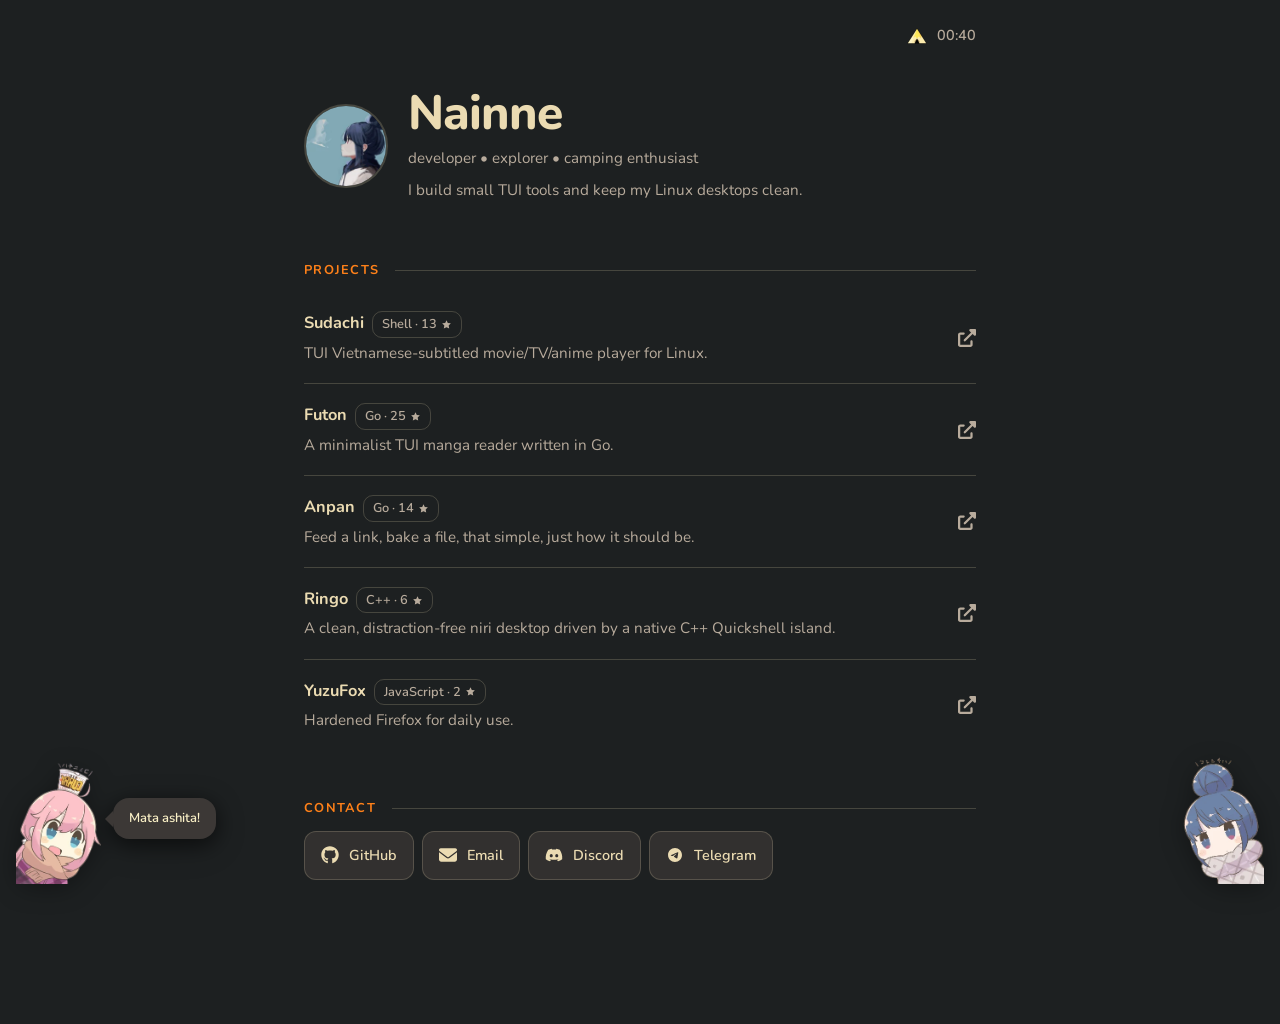
<file: index.html>
<!DOCTYPE html>
<html lang="en">
<head>
    <meta charset="utf-8">
    <meta name="viewport" content="width=device-width, initial-scale=1.0">
    <title>Nainne - developer • explorer • camping enthusiast</title>
    <meta name="description" content="Nainne - developer, explorer, and camping enthusiast. Projects, tools, and a cozy Yuru Camp-inspired corner of the web.">
    <meta property="og:title" content="Nainne - developer • explorer • camping enthusiast">
    <meta property="og:description" content="Nainne - developer, explorer, and camping enthusiast. Projects, tools, and a cozy Yuru Camp-inspired corner of the web.">
    <meta property="og:type" content="website">
    <meta property="og:url" content="https://nainne.living-the.life/">
    <meta property="og:image" content="https://nainne.living-the.life/assets/img/og-image.jpg">
    <meta property="og:image:width" content="1200">
    <meta property="og:image:height" content="630">
    <meta property="og:image:alt" content="Trees on the shore of a lake, reflected in the water.">
    <meta name="twitter:card" content="summary_large_image">
    <meta name="twitter:title" content="Nainne - developer • explorer • camping enthusiast">
    <meta name="twitter:description" content="Nainne - developer, explorer, and camping enthusiast. Projects, tools, and a cozy Yuru Camp-inspired corner of the web.">
    <link rel="canonical" href="https://nainne.living-the.life/">
    <meta name="theme-color" content="#1d2021">
    <link rel="icon" type="image/png" href="assets/img/logo.png">
    <link rel="preload" href="assets/fonts/nunito-latin.woff2" as="font" type="font/woff2" crossorigin>
    <link rel="stylesheet" href="assets/css/styles.css">
    <script src="assets/js/app.js" defer></script>
    <script type="application/ld+json">
        {
            "@context": "https://schema.org",
            "@type": "Person",
            "name": "Nainne",
            "url": "https://nainne.living-the.life/",
            "image": "https://nainne.living-the.life/assets/img/avatar.png",
            "description": "Developer, explorer, and camping enthusiast. Builder of TUI tools and Linux desktops.",
            "jobTitle": "Developer",
            "sameAs": [
                "https://github.com/KabosuNeko",
                "https://t.me/NainneDesu"
            ]
        }
    </script>
</head>
<body>
    <svg class="icon-sprite" aria-hidden="true">
        <symbol id="icon-external" viewBox="0 0 512 512">
            <path d="M384 320c-17.67 0-32 14.33-32 32v96H64V160h96c17.67 0 32-14.32 32-32s-14.33-32-32-32L64 96c-35.35 0-64 28.65-64 64V448c0 35.34 28.65 64 64 64h288c35.35 0 64-28.66 64-64v-96C416 334.3 401.7 320 384 320zM488 0H352c-12.94 0-24.62 7.797-29.56 19.75c-4.969 11.97-2.219 25.72 6.938 34.88L370.8 96L169.4 297.4c-12.5 12.5-12.5 32.75 0 45.25C175.6 348.9 183.8 352 192 352s16.38-3.125 22.62-9.375L416 141.3l41.38 41.38c9.156 9.141 22.88 11.84 34.88 6.938C504.2 184.6 512 172.9 512 160V24C512 10.74 501.3 0 488 0z"/>
        </symbol>
        <symbol id="icon-github" viewBox="-8 0 512 512">
            <path d="M165.9 397.4c0 2-2.3 3.6-5.2 3.6-3.3.3-5.6-1.3-5.6-3.6 0-2 2.3-3.6 5.2-3.6 3-.3 5.6 1.3 5.6 3.6zm-31.1-4.5c-.7 2 1.3 4.3 4.3 4.9 2.6 1 5.6 0 6.2-2s-1.3-4.3-4.3-5.2c-2.6-.7-5.5.3-6.2 2.3zm44.2-1.7c-2.9.7-4.9 2.6-4.6 4.9.3 2 2.9 3.3 5.9 2.6 2.9-.7 4.9-2.6 4.6-4.6-.3-1.9-3-3.2-5.9-2.9zM244.8 8C106.1 8 0 113.3 0 252c0 110.9 69.8 205.8 169.5 239.2 12.8 2.3 17.3-5.6 17.3-12.1 0-6.2-.3-40.4-.3-61.4 0 0-70 15-84.7-29.8 0 0-11.4-29.1-27.8-36.6 0 0-22.9-15.7 1.6-15.4 0 0 24.9 2 38.6 25.8 21.9 38.6 58.6 27.5 72.9 20.9 2.3-16 8.8-27.1 16-33.7-55.9-6.2-112.3-14.3-112.3-110.5 0-27.5 7.6-41.3 23.6-58.9-2.6-6.5-11.1-33.3 2.6-67.9 20.9-6.5 69 27 69 27 20-5.6 41.5-8.5 62.8-8.5s42.8 2.9 62.8 8.5c0 0 48.1-33.6 69-27 13.7 34.7 5.2 61.4 2.6 67.9 16 17.7 25.8 31.5 25.8 58.9 0 96.5-58.9 104.2-114.8 110.5 9.2 7.9 17 22.9 17 46.4 0 33.7-.3 75.4-.3 83.6 0 6.5 4.6 14.4 17.3 12.1C428.2 457.8 496 362.9 496 252 496 113.3 383.5 8 244.8 8zM97.2 352.9c-1.3 1-1 3.3.7 5.2 1.6 1.6 3.9 2.3 5.2 1 1.3-1 1-3.3-.7-5.2-1.6-1.6-3.9-2.3-5.2-1zm-10.8-8.1c-.7 1.3.3 2.9 2.3 3.9 1.6 1 3.6.7 4.3-.7.7-1.3-.3-2.9-2.3-3.9-2-.6-3.6-.3-4.3.7zm32.4 35.6c-1.6 1.3-1 4.3 1.3 6.2 2.3 2.3 5.2 2.6 6.5 1 1.3-1.3.7-4.3-1.3-6.2-2.2-2.3-5.2-2.6-6.5-1zm-11.4-14.7c-1.6 1-1.6 3.6 0 5.9 1.6 2.3 4.3 3.3 5.6 2.3 1.6-1.3 1.6-3.9 0-6.2-1.4-2.3-4-3.3-5.6-2z"/>
        </symbol>
        <symbol id="icon-mail" viewBox="0 0 512 512">
            <path d="M464 64C490.5 64 512 85.49 512 112C512 127.1 504.9 141.3 492.8 150.4L275.2 313.6C263.8 322.1 248.2 322.1 236.8 313.6L19.2 150.4C7.113 141.3 0 127.1 0 112C0 85.49 21.49 64 48 64H464zM217.6 339.2C240.4 356.3 271.6 356.3 294.4 339.2L512 176V384C512 419.3 483.3 448 448 448H64C28.65 448 0 419.3 0 384V176L217.6 339.2z"/>
        </symbol>
        <symbol id="icon-discord" viewBox="0 -64 640 640">
            <path d="M524.531,69.836a1.5,1.5,0,0,0-.764-.7A485.065,485.065,0,0,0,404.081,32.03a1.816,1.816,0,0,0-1.923.91,337.461,337.461,0,0,0-14.9,30.6,447.848,447.848,0,0,0-134.426,0,309.541,309.541,0,0,0-15.135-30.6,1.89,1.89,0,0,0-1.924-.91A483.689,483.689,0,0,0,116.085,69.137a1.712,1.712,0,0,0-.788.676C39.068,183.651,18.186,294.69,28.43,404.354a2.016,2.016,0,0,0,.765,1.375A487.666,487.666,0,0,0,176.02,479.918a1.9,1.9,0,0,0,2.063-.676A348.2,348.2,0,0,0,208.12,430.4a1.86,1.86,0,0,0-1.019-2.588,321.173,321.173,0,0,1-45.868-21.853,1.885,1.885,0,0,1-.185-3.126c3.082-2.309,6.166-4.711,9.109-7.137a1.819,1.819,0,0,1,1.9-.256c96.229,43.917,200.41,43.917,295.5,0a1.812,1.812,0,0,1,1.924.233c2.944,2.426,6.027,4.851,9.132,7.16a1.884,1.884,0,0,1-.162,3.126,301.407,301.407,0,0,1-45.89,21.83,1.875,1.875,0,0,0-1,2.611,391.055,391.055,0,0,0,30.014,48.815,1.864,1.864,0,0,0,2.063.7A486.048,486.048,0,0,0,610.7,405.729a1.882,1.882,0,0,0,.765-1.352C623.729,277.594,590.933,167.465,524.531,69.836ZM222.491,337.58c-28.972,0-52.844-26.587-52.844-59.239S193.056,219.1,222.491,219.1c29.665,0,53.306,26.82,52.843,59.239C275.334,310.993,251.924,337.58,222.491,337.58Zm195.38,0c-28.971,0-52.843-26.587-52.843-59.239S388.437,219.1,417.871,219.1c29.667,0,53.307,26.82,52.844,59.239C470.715,310.993,447.538,337.58,417.871,337.58Z"/>
        </symbol>
        <symbol id="icon-star" viewBox="0 0 24 24">
            <path d="M12 2.5 14.85 8.6 21.5 9.5 16.75 14.2 17.9 20.9 12 17.8 6.1 20.9 7.25 14.2 2.5 9.5 9.15 8.6Z"/>
        </symbol>
        <symbol id="icon-telegram" viewBox="0 0 640 640">
            <path d="M320 72C183 72 72 183 72 320C72 457 183 568 320 568C457 568 568 457 568 320C568 183 457 72 320 72zM435 240.7C431.3 279.9 415.1 375.1 406.9 419C403.4 437.6 396.6 443.8 390 444.4C375.6 445.7 364.7 434.9 350.7 425.7C328.9 411.4 316.5 402.5 295.4 388.5C270.9 372.4 286.8 363.5 300.7 349C304.4 345.2 367.8 287.5 369 282.3C369.2 281.6 369.3 279.2 367.8 277.9C366.3 276.6 364.2 277.1 362.7 277.4C360.5 277.9 325.6 300.9 258.1 346.5C248.2 353.3 239.2 356.6 231.2 356.4C222.3 356.2 205.3 351.4 192.6 347.3C177.1 342.3 164.7 339.6 165.8 331C166.4 326.5 172.5 322 184.2 317.3C256.5 285.8 304.7 265 328.8 255C397.7 226.4 412 221.4 421.3 221.2C423.4 221.2 427.9 221.7 430.9 224.1C432.9 225.8 434.1 228.2 434.4 230.8C434.9 234 435 237.3 434.8 240.6z"/>
        </symbol>
    </svg>

    <div class="wrap">
        <header class="page-header">
            <div class="clock-widget">
                <img src="assets/img/logo-40.webp" alt="" width="40" height="40">
                <span class="clock-time" id="clock">--:--</span>
                </div>
        </header>

        <main>
            <header class="intro">
                <img class="avatar" src="assets/img/avatar.webp" alt="Nainne's avatar" width="84" height="84">
                <div>
                    <h1 class="intro-name">Nainne</h1>
                    <p class="intro-tagline">developer • explorer • camping enthusiast</p>
                    <p class="intro-bio">I build small TUI tools and keep my Linux desktops clean.</p>
                </div>
            </header>

            <section class="panel" aria-labelledby="projects-title">
                <h2 class="panel-title" id="projects-title">Projects</h2>
                <ul class="list">
                    <li>
                        <a class="row" href="https://github.com/KabosuNeko/Sudachi" target="_blank" rel="noopener">
                            <span class="row-main">
                                <span class="row-head">
                                    <span class="row-name">Sudachi</span>
                                    <span class="tag" data-repo="Sudachi" data-lang="Shell">Shell · 13<svg role="img" aria-label="stars"><use href="#icon-star"></use></svg></span>
                                </span>
                                <span class="row-desc">TUI Vietnamese-subtitled movie/TV/anime player for Linux.</span>
                            </span>
                            <svg class="row-icon" aria-hidden="true"><use href="#icon-external"></use></svg>
                        </a>
                    </li>
                    <li>
                        <a class="row" href="https://github.com/KabosuNeko/Futon" target="_blank" rel="noopener">
                            <span class="row-main">
                                <span class="row-head">
                                    <span class="row-name">Futon</span>
                                    <span class="tag" data-repo="Futon" data-lang="Go">Go · 25<svg role="img" aria-label="stars"><use href="#icon-star"></use></svg></span>
                                </span>
                                <span class="row-desc">A minimalist TUI manga reader written in Go.</span>
                            </span>
                            <svg class="row-icon" aria-hidden="true"><use href="#icon-external"></use></svg>
                        </a>
                    </li>
                    <li>
                        <a class="row" href="https://github.com/KabosuNeko/anpan" target="_blank" rel="noopener">
                            <span class="row-main">
                                <span class="row-head">
                                    <span class="row-name">Anpan</span>
                                    <span class="tag" data-repo="Anpan" data-lang="Go">Go · 14<svg role="img" aria-label="stars"><use href="#icon-star"></use></svg></span>
                                </span>
                                <span class="row-desc">Feed a link, bake a file, that simple, just how it should be.</span>
                            </span>
                            <svg class="row-icon" aria-hidden="true"><use href="#icon-external"></use></svg>
                        </a>
                    </li>
                    <li>
                        <a class="row" href="https://github.com/KabosuNeko/Ringo" target="_blank" rel="noopener">
                            <span class="row-main">
                                <span class="row-head">
                                    <span class="row-name">Ringo</span>
                                    <span class="tag" data-repo="Ringo" data-lang="C++">C++ · 6<svg role="img" aria-label="stars"><use href="#icon-star"></use></svg></span>
                                </span>
                                <span class="row-desc">A clean, distraction-free niri desktop driven by a native C++ Quickshell island.</span>
                            </span>
                            <svg class="row-icon" aria-hidden="true"><use href="#icon-external"></use></svg>
                        </a>
                    </li>
                                        <li>
                        <a class="row" href="https://github.com/KabosuNeko/YuzuFox" target="_blank" rel="noopener">
                            <span class="row-main">
                                <span class="row-head">
                                    <span class="row-name">YuzuFox</span>
                                    <span class="tag" data-repo="YuzuFox" data-lang="JavaScript">JavaScript · 2<svg role="img" aria-label="stars"><use href="#icon-star"></use></svg></span>
                                </span>
                                <span class="row-desc">Hardened Firefox for daily use.</span>
                            </span>
                            <svg class="row-icon" aria-hidden="true"><use href="#icon-external"></use></svg>
                        </a>
                    </li>
                </ul>
            </section>

            <section class="panel" aria-labelledby="contact-title">
                <h2 class="panel-title" id="contact-title">Contact</h2>
                <ul class="chips">
                    <li>
                        <a class="chip" href="https://github.com/KabosuNeko" target="_blank" rel="noopener">
                            <svg aria-hidden="true"><use href="#icon-github"></use></svg>
                            GitHub
                        </a>
                    </li>
                    <li>
                        <a class="chip" href="mailto:KabosuNeko@proton.me" data-copy-email>
                            <svg aria-hidden="true"><use href="#icon-mail"></use></svg>
                            Email
                        </a>
                    </li>
                    <li>
                        <a class="chip" href="https://discord.com/users/nou07007" target="_blank" rel="noopener">
                            <svg aria-hidden="true"><use href="#icon-discord"></use></svg>
                            Discord
                        </a>
                    </li>
                    <li>
                        <a class="chip" href="https://t.me/NainneDesu" target="_blank" rel="noopener">
                            <svg aria-hidden="true"><use href="#icon-telegram"></use></svg>
                            Telegram
                        </a>
                    </li>
                </ul>
            </section>
        </main>
    </div>

    <div id="copyToast" class="copy-toast" role="status"></div>

    <a class="corner-character nadeshiko" href="camp/" aria-label="Camp check" data-tooltip="Camp check">
        <img src="assets/img/nadeshiko.webp" alt="">
        <span class="nade-bubble" id="nadeBubble" role="status"></span>
    </a>
    <a class="corner-character rin" href="gallery/" aria-label="Photo gallery" data-tooltip="Open gallery">
        <img src="assets/img/rin.webp" alt="">
    </a>
</body>
</html>
</file>
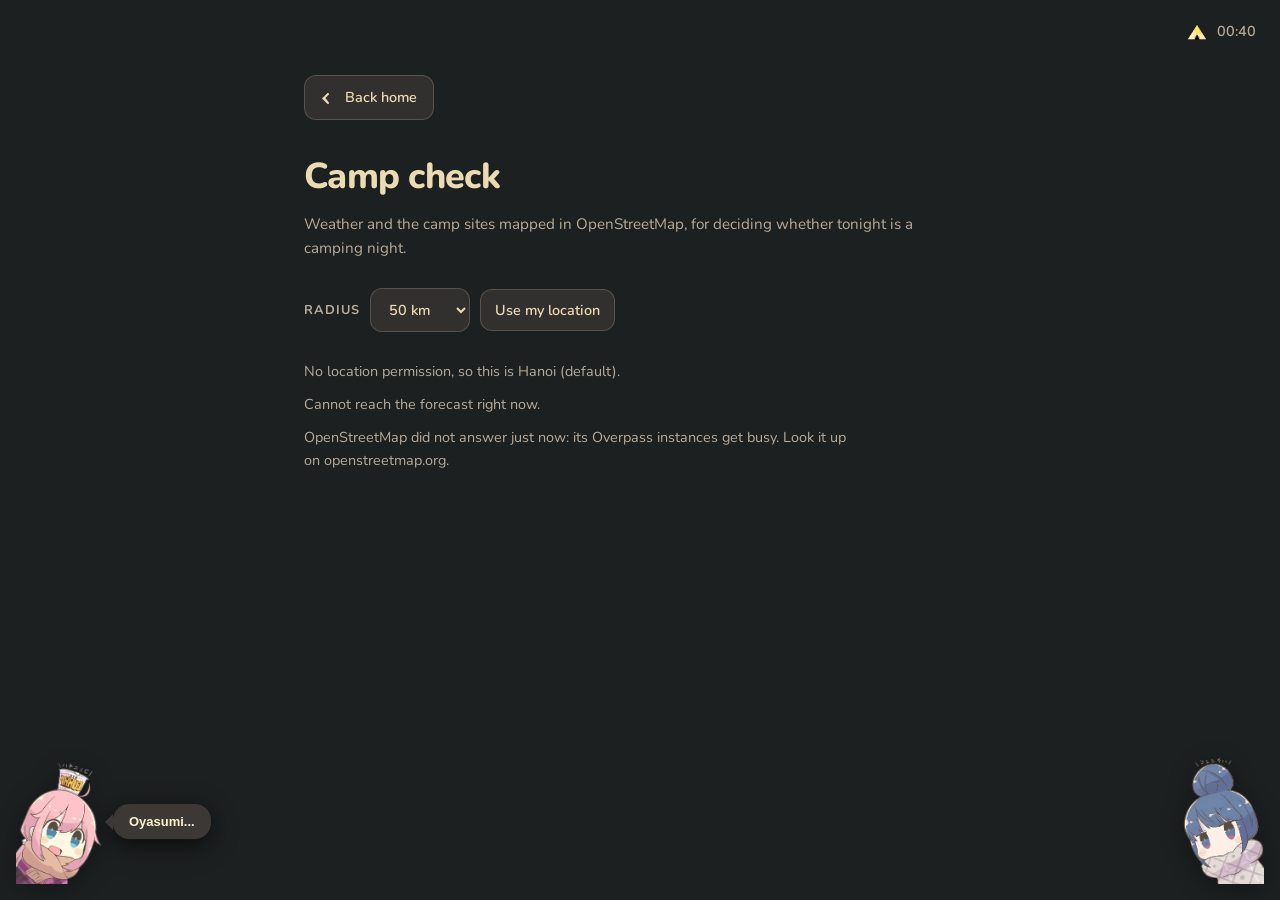
<file: camp/index.html>
<!DOCTYPE html>
<html lang="en">

<head>
    <meta charset="utf-8">
    <meta name="viewport" content="width=device-width, initial-scale=1.0">
    <title>Camp check - Nainne</title>
    <meta name="description" content="Weather and the camp sites mapped in OpenStreetMap near you, for deciding whether tonight is a camping night.">
    <meta property="og:title" content="Camp check - Nainne">
    <meta property="og:description" content="Weather and the camp sites mapped in OpenStreetMap near you, for deciding whether tonight is a camping night.">
    <meta property="og:type" content="website">
    <meta property="og:url" content="https://nainne.living-the.life/camp/">
    <meta property="og:image" content="https://nainne.living-the.life/assets/img/og-image.jpg">
    <meta property="og:image:width" content="1200">
    <meta property="og:image:height" content="630">
    <meta property="og:image:alt" content="Trees on the shore of a lake, reflected in the water.">
    <meta name="twitter:card" content="summary_large_image">
    <meta name="twitter:title" content="Camp check - Nainne">
    <meta name="twitter:description" content="Weather and the camp sites mapped in OpenStreetMap near you, for deciding whether tonight is a camping night.">
    <link rel="canonical" href="https://nainne.living-the.life/camp/">
    <meta name="theme-color" content="#1d2021">
    <link rel="icon" type="image/png" href="/assets/img/logo.png">
    <link rel="preload" href="/assets/fonts/nunito-latin.woff2" as="font" type="font/woff2" crossorigin>
    <link rel="stylesheet" href="/assets/css/styles.css">
    <script src="/assets/js/app.js" defer></script>
</head>

<body>
    <header class="page-header">
        <div class="clock-widget">
            <img src="/assets/img/logo.png" alt="">
            <span class="clock-time" id="clock">--:--</span>
        </div>
    </header>

    <div class="wrap camp-page">
        <div class="camp-header">
            <a href="/" class="back-link">
                <svg xmlns="http://www.w3.org/2000/svg" viewBox="0 0 448 512" width="1em" height="1em" fill="currentColor" aria-hidden="true">
                    <path d="M9.4 233.4c-12.5 12.5-12.5 32.8 0 45.3l160 160c12.5 12.5 32.8 12.5 45.3 0s12.5-32.8 0-45.3L109.3 256 214.6 150.6c12.5-12.5 12.5-32.8 0-45.3s-32.8-12.5-45.3 0l-160 160z"/></svg>
                Back home
            </a>
            <h1 class="camp-title">Camp check</h1>
            <p class="camp-subtitle">Weather and the camp sites mapped in OpenStreetMap, for deciding whether tonight is a camping night.</p>
        </div>

        <div class="camp-controls">
            <label class="camp-control" for="campRadius">Radius</label>
            <select class="camp-select" id="campRadius">
                <option value="10000">10 km</option>
                <option value="50000" selected>50 km</option>
                <option value="100000">100 km</option>
            </select>
            <button class="camp-locate" id="campLocate" type="button">Use my location</button>
        </div>

        <div id="campBody" aria-live="polite">
            <p class="camp-meta">Checking the sky…</p>
        </div>

        <noscript>
            <p class="camp-meta">This page needs JavaScript: it asks the browser for a location and reads the
            weather from Open-Meteo and the camp sites from OpenStreetMap.</p>
        </noscript>
    </div>

    <button class="corner-character nadeshiko" type="button" aria-label="Look up my location again" data-tooltip="Look up again">
        <img src="/assets/img/nadeshiko.webp" alt="">
        <span class="nade-bubble" id="nadeBubble" role="status"></span>
    </button>
    <a class="corner-character rin" href="/gallery/" aria-label="Photo gallery" data-tooltip="Open gallery">
        <img src="/assets/img/rin.webp" alt="">
    </a>
</body>

</html>
</file>
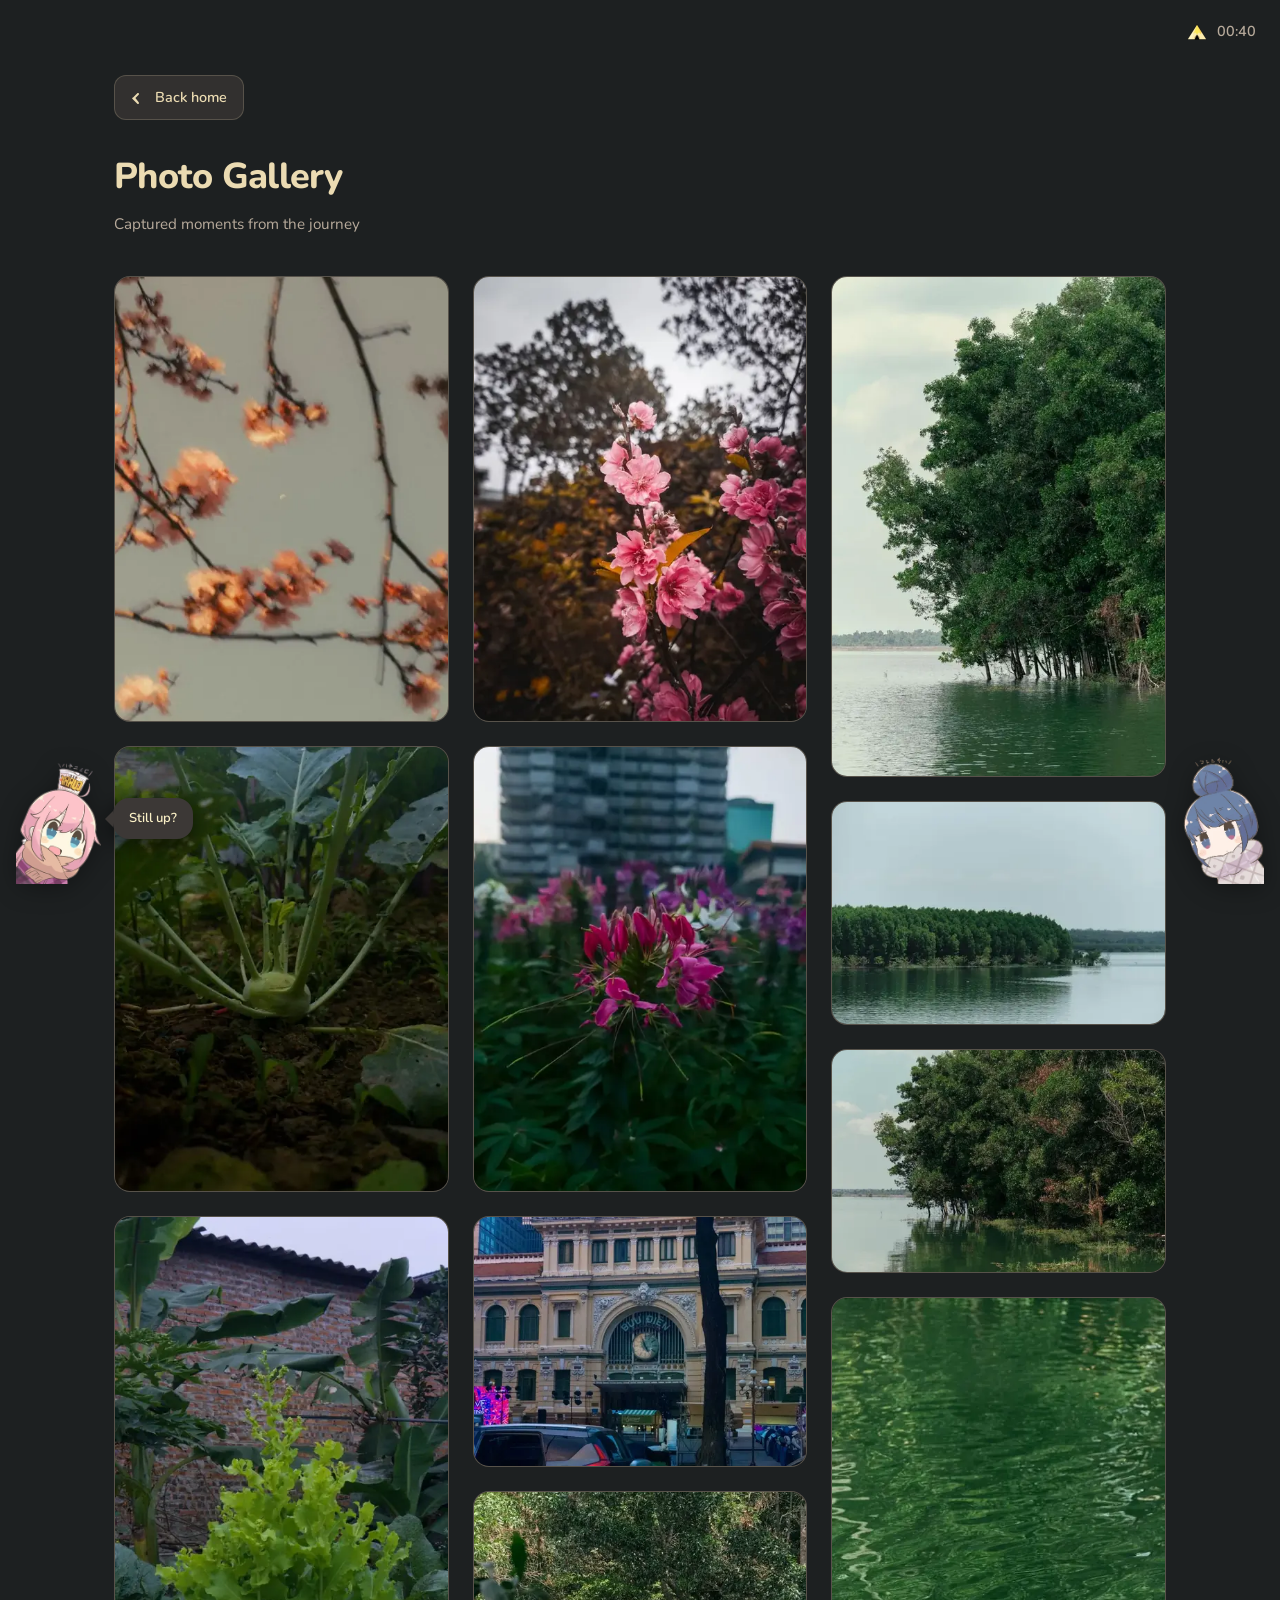
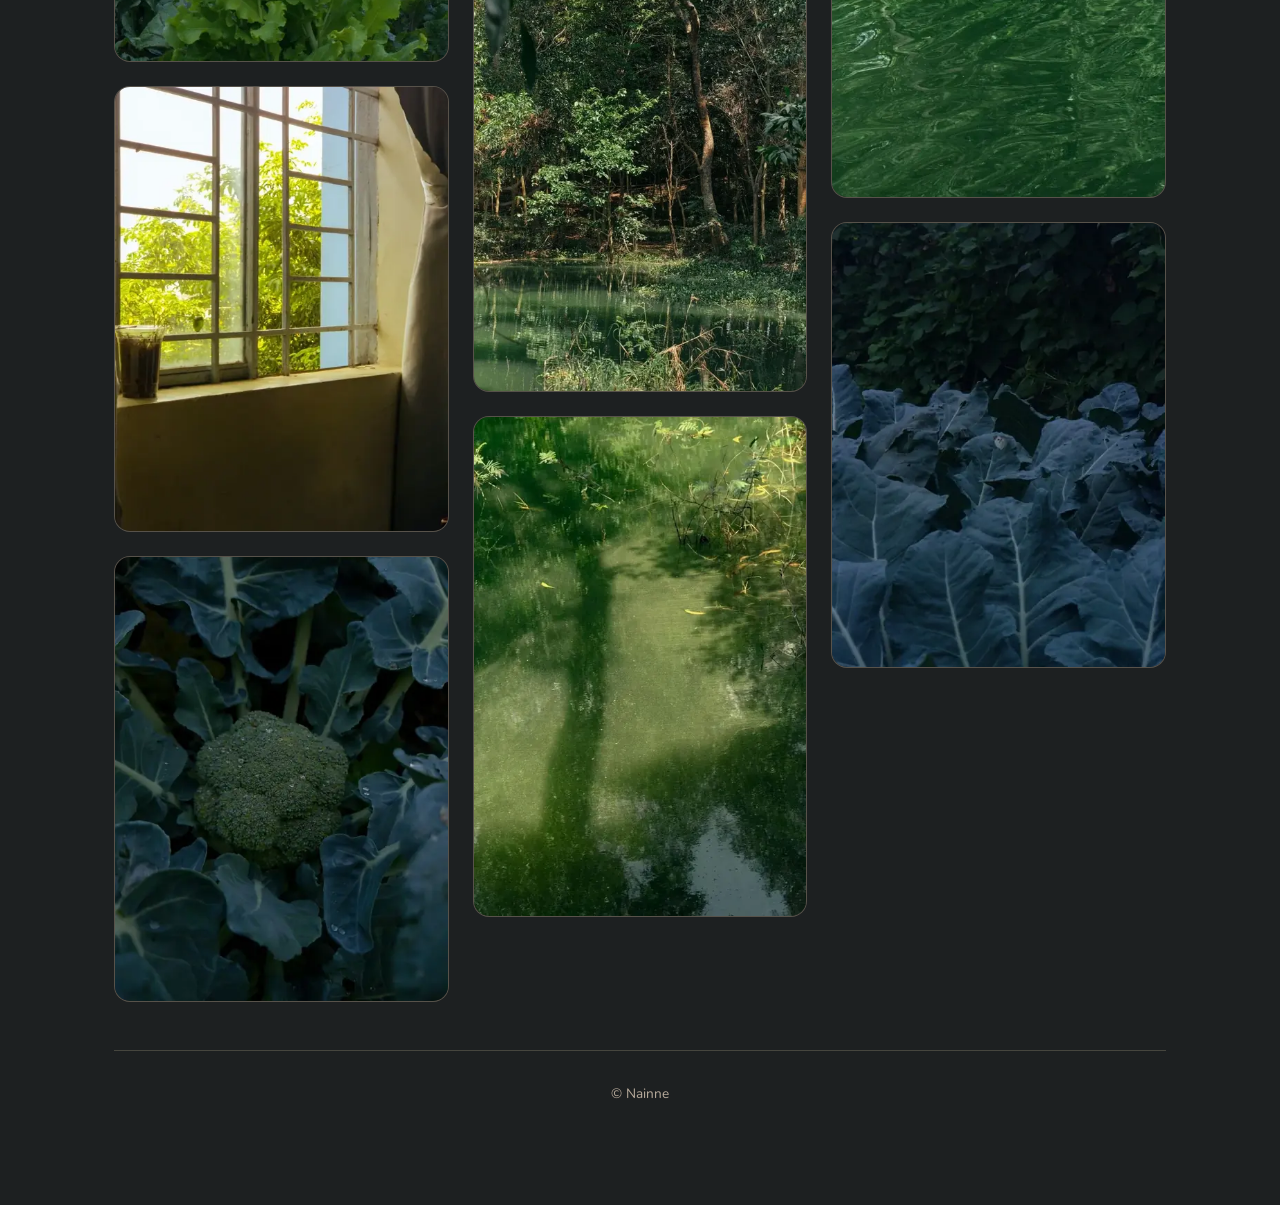
<file: gallery/index.html>
<!DOCTYPE html>
<html lang="en">

<head>
    <meta charset="utf-8">
    <meta name="viewport" content="width=device-width, initial-scale=1.0">
    <title>Gallery - Nainne</title>
    <meta name="description" content="Nainne's photo gallery - captured moments from the journey.">
    <meta property="og:title" content="Gallery - Nainne">
    <meta property="og:description" content="Nainne's photo gallery - captured moments from the journey.">
    <meta property="og:type" content="website">
    <meta property="og:url" content="https://nainne.living-the.life/gallery/">
    <meta property="og:image" content="https://nainne.living-the.life/assets/img/og-image.jpg">
    <meta property="og:image:width" content="1200">
    <meta property="og:image:height" content="630">
    <meta property="og:image:alt" content="Trees on the shore of a lake, reflected in the water.">
    <meta name="twitter:card" content="summary_large_image">
    <meta name="twitter:title" content="Gallery - Nainne">
    <meta name="twitter:description" content="Nainne's photo gallery - captured moments from the journey.">
    <link rel="canonical" href="https://nainne.living-the.life/gallery/">
    <meta name="theme-color" content="#1d2021">
    <link rel="icon" type="image/png" href="/assets/img/logo.png">
    <link rel="preload" href="/assets/fonts/nunito-latin.woff2" as="font" type="font/woff2" crossorigin>
    <link rel="stylesheet" href="/assets/css/styles.css">
    <link rel="stylesheet" href="/assets/css/gallery.css">
    <script src="/assets/js/app.js" defer></script>
    <script src="/assets/js/gallery.js" defer></script>
</head>

<body id="top">
    <header class="page-header">
        <div class="clock-widget">
            <img src="/assets/img/logo-40.webp" alt="" width="40" height="40">
            <span class="clock-time" id="clock">--:--</span>
        </div>
    </header>
    <div class="gallery-container">
        <div class="gallery-header">
            <a href="/" class="back-link">
                <svg xmlns="http://www.w3.org/2000/svg" viewBox="0 0 448 512" width="1em" height="1em" fill="currentColor" aria-hidden="true">
                    <path d="M9.4 233.4c-12.5 12.5-12.5 32.8 0 45.3l160 160c12.5 12.5 32.8 12.5 45.3 0s12.5-32.8 0-45.3L109.3 256 214.6 150.6c12.5-12.5 12.5-32.8 0-45.3s-32.8-12.5-45.3 0l-160 160z"/></svg>
                Back home
            </a>
            <h1 class="gallery-title">Photo Gallery</h1>
            <p class="gallery-subtitle">Captured moments from the journey</p>
        </div>

        <main class="gallery-grid">
            <button class="gallery-item" type="button">
                <img src="/assets/gallery/photo_1_2026-04-18_16-19-12.webp"
                    srcset="/assets/gallery/photo_1_2026-04-18_16-19-12-480.webp 480w,
                    /assets/gallery/photo_1_2026-04-18_16-19-12.webp 675w"
                    sizes="(min-width: 1024px) 333px, (min-width: 640px) calc(50vw - 34px), calc(100vw - 42px)"
                    alt="Gallery photo 1" width="675" height="900" fetchpriority="high" decoding="async">
            </button>

            <button class="gallery-item" type="button">
                <img src="/assets/gallery/photo_2_2026-04-18_15-26-06.webp"
                    srcset="/assets/gallery/photo_2_2026-04-18_15-26-06-480.webp 480w,
                    /assets/gallery/photo_2_2026-04-18_15-26-06.webp 674w"
                    sizes="(min-width: 1024px) 333px, (min-width: 640px) calc(50vw - 34px), calc(100vw - 42px)"
                    alt="Gallery photo 2" width="674" height="900" loading="lazy" decoding="async">
            </button>
            <button class="gallery-item" type="button">
                <img src="/assets/gallery/photo_3_2026-04-18_15-26-06.webp"
                    srcset="/assets/gallery/photo_3_2026-04-18_15-26-06-480.webp 480w,
                    /assets/gallery/photo_3_2026-04-18_15-26-06.webp 674w"
                    sizes="(min-width: 1024px) 333px, (min-width: 640px) calc(50vw - 34px), calc(100vw - 42px)"
                    alt="Gallery photo 3" width="674" height="900" loading="lazy" decoding="async">
            </button>
            <button class="gallery-item" type="button">
                <img src="/assets/gallery/photo_3_2026-04-18_16-19-12.webp"
                    srcset="/assets/gallery/photo_3_2026-04-18_16-19-12-480.webp 480w,
                    /assets/gallery/photo_3_2026-04-18_16-19-12.webp 674w"
                    sizes="(min-width: 1024px) 333px, (min-width: 640px) calc(50vw - 34px), calc(100vw - 42px)"
                    alt="Gallery photo 4" width="674" height="900" loading="lazy" decoding="async">
            </button>
            <button class="gallery-item" type="button">
                <img src="/assets/gallery/photo_4_2026-04-18_15-26-06.webp"
                    srcset="/assets/gallery/photo_4_2026-04-18_15-26-06-480.webp 480w,
                    /assets/gallery/photo_4_2026-04-18_15-26-06.webp 674w"
                    sizes="(min-width: 1024px) 333px, (min-width: 640px) calc(50vw - 34px), calc(100vw - 42px)"
                    alt="Gallery photo 5" width="674" height="900" loading="lazy" decoding="async">
            </button>
            <button class="gallery-item" type="button">
                <img src="/assets/gallery/photo_5_2026-04-18_15-26-06.webp"
                    srcset="/assets/gallery/photo_5_2026-04-18_15-26-06-480.webp 480w,
                    /assets/gallery/photo_5_2026-04-18_15-26-06.webp 674w"
                    sizes="(min-width: 1024px) 333px, (min-width: 640px) calc(50vw - 34px), calc(100vw - 42px)"
                    alt="Gallery photo 6" width="674" height="900" loading="lazy" decoding="async">
            </button>
            <button class="gallery-item" type="button">
                <img src="/assets/gallery/photo_6_2026-04-18_15-26-06.webp"
                    srcset="/assets/gallery/photo_6_2026-04-18_15-26-06-480.webp 480w,
                    /assets/gallery/photo_6_2026-04-18_15-26-06.webp 674w"
                    sizes="(min-width: 1024px) 333px, (min-width: 640px) calc(50vw - 34px), calc(100vw - 42px)"
                    alt="Gallery photo 7" width="674" height="900" loading="lazy" decoding="async">
            </button>
            <button class="gallery-item" type="button">
                <img src="/assets/gallery/photo_7_2026-04-18_15-26-06.webp"
                    srcset="/assets/gallery/photo_7_2026-04-18_15-26-06-480.webp 480w,
                    /assets/gallery/photo_7_2026-04-18_15-26-06-700.webp 700w,
                    /assets/gallery/photo_7_2026-04-18_15-26-06.webp 900w"
                    sizes="(min-width: 1024px) 333px, (min-width: 640px) calc(50vw - 34px), calc(100vw - 42px)"
                    alt="Gallery photo 8" width="900" height="674" loading="lazy" decoding="async">
            </button>
            <button class="gallery-item" type="button">
                <img src="/assets/gallery/photo_8_2026-04-18_15-26-06.webp"
                    srcset="/assets/gallery/photo_8_2026-04-18_15-26-06-480.webp 480w,
                    /assets/gallery/photo_8_2026-04-18_15-26-06.webp 600w"
                    sizes="(min-width: 1024px) 333px, (min-width: 640px) calc(50vw - 34px), calc(100vw - 42px)"
                    alt="Gallery photo 9" width="600" height="900" loading="lazy" decoding="async">
            </button>
            <button class="gallery-item" type="button">
                <img src="/assets/gallery/photo_9_2026-04-18_15-26-06.webp"
                    srcset="/assets/gallery/photo_9_2026-04-18_15-26-06-480.webp 480w,
                    /assets/gallery/photo_9_2026-04-18_15-26-06.webp 600w"
                    sizes="(min-width: 1024px) 333px, (min-width: 640px) calc(50vw - 34px), calc(100vw - 42px)"
                    alt="Gallery photo 10" width="600" height="900" loading="lazy" decoding="async">
            </button>
            <button class="gallery-item" type="button">
                <img src="/assets/gallery/photo_10_2026-04-18_15-26-06.webp"
                    srcset="/assets/gallery/photo_10_2026-04-18_15-26-06-480.webp 480w,
                    /assets/gallery/photo_10_2026-04-18_15-26-06.webp 600w"
                    sizes="(min-width: 1024px) 333px, (min-width: 640px) calc(50vw - 34px), calc(100vw - 42px)"
                    alt="Gallery photo 11" width="600" height="900" loading="lazy" decoding="async">
            </button>
            <button class="gallery-item" type="button">
                <img src="/assets/gallery/photo_11_2026-04-18_15-26-06.webp"
                    srcset="/assets/gallery/photo_11_2026-04-18_15-26-06-480.webp 480w,
                    /assets/gallery/photo_11_2026-04-18_15-26-06-700.webp 700w,
                    /assets/gallery/photo_11_2026-04-18_15-26-06.webp 900w"
                    sizes="(min-width: 1024px) 333px, (min-width: 640px) calc(50vw - 34px), calc(100vw - 42px)"
                    alt="Gallery photo 12" width="900" height="600" loading="lazy" decoding="async">
            </button>
            <button class="gallery-item" type="button">
                <img src="/assets/gallery/photo_12_2026-04-18_15-26-06.webp"
                    srcset="/assets/gallery/photo_12_2026-04-18_15-26-06-480.webp 480w,
                    /assets/gallery/photo_12_2026-04-18_15-26-06-700.webp 700w,
                    /assets/gallery/photo_12_2026-04-18_15-26-06.webp 900w"
                    sizes="(min-width: 1024px) 333px, (min-width: 640px) calc(50vw - 34px), calc(100vw - 42px)"
                    alt="Gallery photo 13" width="900" height="600" loading="lazy" decoding="async">
            </button>
            <button class="gallery-item" type="button">
                <img src="/assets/gallery/photo_13_2026-04-18_15-26-06.webp"
                    srcset="/assets/gallery/photo_13_2026-04-18_15-26-06-480.webp 480w,
                    /assets/gallery/photo_13_2026-04-18_15-26-06.webp 600w"
                    sizes="(min-width: 1024px) 333px, (min-width: 640px) calc(50vw - 34px), calc(100vw - 42px)"
                    alt="Gallery photo 14" width="600" height="900" loading="lazy" decoding="async">
            </button>
            <button class="gallery-item" type="button">
                <img src="/assets/gallery/photo_2026-04-18_16-21-14.webp"
                    srcset="/assets/gallery/photo_2026-04-18_16-21-14-480.webp 480w,
                    /assets/gallery/photo_2026-04-18_16-21-14.webp 674w"
                    sizes="(min-width: 1024px) 333px, (min-width: 640px) calc(50vw - 34px), calc(100vw - 42px)"
                    alt="Gallery photo 15" width="674" height="900" loading="lazy" decoding="async">
            </button>
        </main>

        <footer class="gallery-footer">
            <p>© Nainne</p>
        </footer>
    </div>

    <dialog class="lightbox" id="lightbox" aria-label="Photo viewer">
        <button class="lightbox-close" type="button" aria-label="Close photo viewer">&times;</button>
        <button class="lightbox-nav lightbox-prev" type="button" aria-label="Previous photo">&#10094;</button>
        <!-- 1x1 transparent GIF: the lightbox sets the real photo when it opens. -->
        <img src="[data-uri]" alt="" class="lightbox-img" id="lightboxImg">
        <button class="lightbox-nav lightbox-next" type="button" aria-label="Next photo">&#10095;</button>
        <div class="lightbox-caption" id="lightboxCaption" aria-live="polite"></div>
    </dialog>

    <a class="corner-character nadeshiko" href="/camp/" aria-label="Camp check" data-tooltip="Camp check">
        <img src="/assets/img/nadeshiko.webp" alt="">
        <span class="nade-bubble" id="nadeBubble" role="status"></span>
    </a>
    <a class="corner-character rin" href="#top" aria-label="Back to top" data-tooltip="Back to top">
        <img src="/assets/img/rin.webp" alt="">
    </a>
</body>

</html>
</file>
<file: assets/css/styles.css>
/* Nunito, variable weight axis 400-800, subsets taken from Google Fonts so the page
   needs no third-party font request. latin is preloaded in each page's head. */
@font-face {
  font-family: 'Nunito';
  font-style: normal;
  font-weight: 400 800;
  font-display: swap;
  src: url('../fonts/nunito-latin.woff2') format('woff2');
  unicode-range: U+0000-00FF, U+0131, U+0152-0153, U+02BB-02BC, U+02C6, U+02DA, U+02DC, U+0304, U+0308, U+0329, U+2000-206F, U+20AC, U+2122, U+2191, U+2193, U+2212, U+2215, U+FEFF, U+FFFD;
}

@font-face {
  font-family: 'Nunito';
  font-style: normal;
  font-weight: 400 800;
  font-display: swap;
  src: url('../fonts/nunito-vietnamese.woff2') format('woff2');
  unicode-range: U+0102-0103, U+0110-0111, U+0128-0129, U+0168-0169, U+01A0-01A1, U+01AF-01B0, U+0300-0301, U+0303-0304, U+0308-0309, U+0323, U+0329, U+1EA0-1EF9, U+20AB;
}

:root {
  color-scheme: dark;
  /* Gruvbox dark is the only theme: one ground, one palette, nothing to switch between. */
  --bg: #1d2021;
  --card-bg: #32302f;
  --card-border: rgba(235,219,178,0.2);
  --text-dark: #ebdbb2;
  --text-medium: #b8ab9c;
  --accent: #fe8019;
  --shadow-soft: rgba(0,0,0,0.35);
  --toast-bg: #3c3836;
  --toast-text: #fbf1c7;
  --button-warm: #fe8019;
  --button-warm-hover: #fabd2f;
  --button-text: #1d2021;
  --hover-bg: rgba(235, 219, 178, 0.09);
  /* Three radii cover the page; circles stay 50% because avatar and icon buttons are round. */
  --radius-sm: 10px;
  --radius-md: 12px;
  --radius-lg: 16px;
}

* {
  box-sizing: border-box;
}

/* Only interactive elements carry a transition: hover feedback fades, nothing else animates. */
a,
button {
  transition: background-color 0.15s ease, border-color 0.15s ease, color 0.15s ease;
}

body {
  margin: 0;
  min-height: 100vh;
  font-family: 'Nunito', sans-serif;
  font-size: 16px;
  line-height: 1.6;
  color: var(--text-dark);
  background-color: var(--bg);
}

h1,
h2 {
  text-wrap: balance;
}

p {
  text-wrap: pretty;
}

a {
  color: inherit;
  text-decoration: none;
}

a:focus-visible,
button:focus-visible,
select:focus-visible,
[tabindex]:focus-visible {
  outline: 2px solid var(--accent);
  outline-offset: 3px;
  border-radius: var(--radius-md);
}

.icon-sprite {
  display: none;
}

.wrap {
  max-width: 720px;
  margin: 0 auto;
  padding: 0 24px 96px;
}

.page-header {
  display: flex;
  justify-content: flex-end;
  padding: 20px 24px 0;
}

.wrap .page-header {
  padding: 24px 0 0;
}

.clock-widget {
  display: flex;
  align-items: center;
  gap: 10px;
}

.clock-widget img {
  height: 20px;
  width: auto;
}


.clock-time {
  font-size: 0.9rem;
  font-weight: 600;
  color: var(--text-medium);
  font-variant-numeric: tabular-nums;
}

.intro {
  display: flex;
  align-items: center;
  gap: 20px;
  margin: 40px 0 56px;
}

.avatar {
  width: 84px;
  height: 84px;
  flex: none;
  border-radius: 50%;
  object-fit: cover;
  border: 2px solid var(--card-border);
}

.intro-name {
  margin: 0;
  font-size: clamp(2rem, 6vw, 3rem);
  font-weight: 800;
  letter-spacing: -0.02em;
  line-height: 1.1;
}

.intro-tagline {
  margin: 6px 0 0;
  font-size: 0.95rem;
  color: var(--text-medium);
}

.intro-bio {
  max-width: 52ch;
  margin: 8px 0 0;
  font-size: 0.95rem;
  line-height: 1.7;
  color: var(--text-medium);
}

.panel {
  margin-bottom: 48px;
}

.panel-title {
  display: flex;
  align-items: center;
  gap: 16px;
  margin: 0 0 12px;
  font-size: 0.8rem;
  font-weight: 700;
  letter-spacing: 0.1em;
  text-transform: uppercase;
  color: var(--accent);
}



.panel-title::after {
  content: '';
  flex: 1;
  height: 1px;
  background: var(--card-border);
}

.list {
  list-style: none;
  margin: 0;
  padding: 0;
}

.list li + li {
  border-top: 1px solid var(--card-border);
}

.row {
  display: flex;
  align-items: center;
  gap: 16px;
  padding: 18px 12px;
  margin: 0 -12px;
  border-radius: var(--radius-md);
}

.row:hover {
  background: var(--card-bg);
}

.row-main {
  flex: 1;
  min-width: 0;
}

.row-name {
  display: block;
  font-size: 1.02rem;
  font-weight: 700;
}

.row-head {
  display: flex;
  align-items: baseline;
  flex-wrap: wrap;
  gap: 8px;
}

.tag {
  display: inline-flex;
  align-items: center;
  gap: 4px;
  padding: 2px 9px;
  border: 1px solid var(--card-border);
  border-radius: var(--radius-sm);
  font-size: 0.8rem;
  font-weight: 600;
  color: var(--text-medium);
}

.tag svg {
  width: 11px;
  height: 11px;
  fill: currentColor;
}

.row-desc {
  display: block;
  margin-top: 3px;
  font-size: 0.95rem;
  line-height: 1.6;
  color: var(--text-medium);
}

.row-icon {
  width: 18px;
  height: 18px;
  flex: none;
  fill: currentColor;
  color: var(--text-medium);
}

.row:hover .row-icon {
  color: var(--accent);
  transform: translate(2px, -2px);
}

.chips {
  display: flex;
  flex-wrap: wrap;
  gap: 8px;
  list-style: none;
  margin: 0;
  padding: 0;
}

.chip {
  display: inline-flex;
  align-items: center;
  gap: 10px;
  padding: 12px 16px;
  border: 1px solid var(--card-border);
  border-radius: var(--radius-md);
  background: var(--card-bg);
  font-family: inherit;
  font-size: 0.9rem;
  font-weight: 600;
  color: inherit;
  cursor: pointer;
}

.chip:hover {
  border-color: var(--accent);
  color: var(--accent);
}

.chip svg {
  width: 18px;
  height: 18px;
  fill: currentColor;
}

.copy-toast {
  display: none;
  position: fixed;
  bottom: 24px;
  left: 50%;
  transform: translateX(-50%);
  z-index: 9999;
  padding: 12px 20px;
  border-radius: var(--radius-md);
  background: var(--toast-bg);
  color: var(--toast-text);
  font-size: 0.9rem;
  font-weight: 600;
  white-space: nowrap;
  box-shadow: 0 8px 24px var(--shadow-soft);
}

.copy-toast.show {
  display: block;
}

.corner-character {
  position: fixed;
  bottom: 16px;
  z-index: 100;
  padding: 0;
  border: 0;
  background: none;
  cursor: pointer;
  filter: drop-shadow(0 4px 12px var(--shadow-soft));
}

.corner-character:hover {
  transform: translateY(-6px);
}

.corner-character:active {
  transform: translateY(-2px) scale(0.96);
}

.corner-character:focus-visible {
  outline: 2px solid var(--accent);
  outline-offset: 4px;
  border-radius: 12px;
}

.nadeshiko {
  left: 16px;
}

.rin {
  right: 16px;
}

.nadeshiko img,
.rin img {
  display: block;
  height: 128px;
  width: auto;
}

[data-tooltip]::before,
[data-tooltip]::after {
  position: absolute;
  bottom: 100%;
  left: 50%;
  transform: translateX(-50%) translateY(8px);
  opacity: 0;
  visibility: hidden;
  transition: opacity 0.2s ease, transform 0.2s ease, visibility 0.2s;
  pointer-events: none;
}

[data-tooltip]::before {
  content: attr(data-tooltip);
  margin-bottom: 8px;
  padding: 6px 12px;
  border-radius: var(--radius-sm);
  background: var(--toast-bg);
  color: var(--toast-text);
  font-size: 12px;
  font-weight: 600;
  white-space: nowrap;
  box-shadow: 0 4px 12px var(--shadow-soft);
}

[data-tooltip]::after {
  content: '';
  margin-bottom: -2px;
  border: 5px solid transparent;
  border-top-color: var(--toast-bg);
}

[data-tooltip]:hover::before,
[data-tooltip]:hover::after {
  opacity: 1;
  visibility: visible;
  transform: translateX(-50%) translateY(0);
}

.nade-bubble {
  position: absolute;
  left: calc(100% + 12px);
  bottom: 35%;
  max-width: 240px;
  padding: 10px 16px;
  border-radius: var(--radius-lg);
  background: var(--toast-bg);
  color: var(--toast-text);
  font-size: 13px;
  font-weight: 600;
  white-space: nowrap;
  opacity: 0;
  visibility: hidden;
  transform: translateY(8px);
  transition: opacity 0.2s ease, transform 0.2s ease, visibility 0.2s;
  box-shadow: 0 6px 20px var(--shadow-soft);
  z-index: 101;
  pointer-events: none;
}

.nade-bubble::after {
  content: '';
  position: absolute;
  top: 50%;
  right: 100%;
  transform: translateY(-50%);
  border: 8px solid transparent;
  border-right-color: var(--toast-bg);
}

.nade-bubble.show {
  opacity: 1;
  visibility: visible;
  transform: translateY(0);
}

.nadeshiko.bounce {
  animation: nade-bounce 0.55s ease;
}

@keyframes nade-bounce {
  0% { transform: translateY(0) scale(1, 1); }
  30% { transform: translateY(-14px) scale(1.06, 0.94); }
  55% { transform: translateY(0) scale(0.97, 1.04); }
  75% { transform: translateY(-5px) scale(1.02, 0.98); }
  100% { transform: translateY(0) scale(1, 1); }
}

/* Camp check page: weather from Open-Meteo, camp sites from OpenStreetMap. */
.camp-page {
  padding-top: 32px; /* .wrap carries the width and the side padding */
}

.camp-header {
  margin-bottom: 28px;
}

.camp-title {
  margin: 0 0 6px;
  font-size: clamp(1.75rem, 4vw, 2.25rem);
  font-weight: 800;
  letter-spacing: -0.02em;
  color: var(--text-dark);
}

.camp-subtitle {
  margin: 0;
  font-size: 0.95rem;
  color: var(--text-medium);
}

.camp-controls {
  display: flex;
  flex-wrap: wrap;
  align-items: center;
  gap: 10px;
  margin-bottom: 28px;
}

.camp-control {
  font-size: 0.8rem;
  font-weight: 700;
  letter-spacing: 0.08em;
  text-transform: uppercase;
  color: var(--text-medium);
}

.camp-select,
.camp-locate {
  padding: 10px 14px;
  border: 1px solid var(--card-border);
  border-radius: var(--radius-md);
  background: var(--card-bg);
  font-family: inherit;
  font-size: 0.9rem;
  font-weight: 600;
  color: var(--text-dark);
}

.camp-select {
  cursor: pointer;
}

.camp-locate {
  cursor: pointer;
}

.camp-locate:hover,
.camp-select:hover {
  border-color: var(--accent);
  color: var(--accent);
}

.camp-weather {
  display: flex;
  align-items: baseline;
  gap: 10px;
  margin: 0 0 2px;
}

.camp-weather-temp {
  font-size: 2.4rem;
  font-weight: 800;
  line-height: 1;
}

.camp-weather-desc {
  color: var(--text-medium);
}

.camp-meta,
.camp-loc {
  margin: 0 0 10px;
  font-size: 0.9rem;
  color: var(--text-medium);
}

.camp-verdict {
  margin: 0 0 24px;
  font-weight: 700;
}

.camp-section {
  margin: 0 0 12px;
  font-size: 0.8rem;
  font-weight: 700;
  letter-spacing: 0.1em;
  text-transform: uppercase;
  color: var(--accent);
}

.camp-days {
  list-style: none;
  margin: 0 0 28px;
  padding: 0;
}

.camp-days li {
  display: flex;
  align-items: baseline;
  gap: 12px;
  padding: 7px 0;
  border-top: 1px solid var(--card-border);
  font-size: 0.9rem;
}

.camp-days li:first-child {
  border-top: 0;
}

.camp-day-name {
  width: 3.2em;
  flex: none;
  font-weight: 700;
}

.camp-day-cond {
  flex: 1;
  min-width: 0;
  color: var(--text-medium);
}

.camp-day-temps {
  flex: none;
  font-variant-numeric: tabular-nums;
}

.camp-day-rain {
  width: 3.4em;
  flex: none;
  text-align: right;
  color: var(--text-medium);
  font-variant-numeric: tabular-nums;
}

.camp-list {
  list-style: none;
  margin: 0 0 24px;
  padding: 0;
}

.camp-list li + li {
  margin-top: 2px;
}

.camp-list a {
  display: flex;
  align-items: baseline;
  justify-content: space-between;
  gap: 12px;
  padding: 8px 10px;
  margin: 0 -10px;
  border-radius: var(--radius-sm);
}

.camp-list a:hover {
  background: var(--hover-bg);
  color: var(--accent);
}

.camp-dist {
  flex: none;
  color: var(--text-medium);
  font-variant-numeric: tabular-nums;
}

.camp-credit {
  margin: 0;
  padding-top: 12px;
  border-top: 1px solid var(--card-border);
  font-size: 0.8rem;
  color: var(--text-medium);
}

.camp-credit a {
  text-decoration: underline;
}

@media (max-width: 768px) {
  .wrap {
    padding: 0 20px 120px;
  }

  .intro {
    margin: 28px 0 40px;
    gap: 16px;
  }

  .avatar {
    width: 64px;
    height: 64px;
  }

  .intro-tagline {
    font-size: 0.85rem;
  }

  .panel {
    margin-bottom: 36px;
  }

  .row {
    padding: 14px 10px;
    margin: 0 -10px;
  }

  .nadeshiko {
    left: 8px;
  }

  .rin {
    right: 8px;
  }

  .nadeshiko img,
  .rin img {
    height: 96px;
  }
}

@media (max-width: 480px) {
  .intro-tagline {
    font-size: 0.8rem;
  }

  .copy-toast {
    max-width: 90vw;
    white-space: normal;
    text-align: center;
  }

  .nadeshiko img,
  .rin img {
    height: 72px;
  }

  .corner-character {
    bottom: 8px;
  }
}

@media (prefers-reduced-motion: reduce) {
  *,
  *::before,
  *::after {
    transition-duration: 0.01ms !important;
    animation-duration: 0.01ms !important;
    animation-iteration-count: 1 !important;
  }
}

.back-link {
  display: inline-flex;
  align-items: center;
  gap: 8px;
  margin-bottom: 28px;
  padding: 10px 16px;
  border: 1px solid var(--card-border);
  border-radius: var(--radius-md);
  background: var(--card-bg);
  font-size: 0.9rem;
  font-weight: 600;
  color: var(--text-dark);
}

.back-link:hover {
  border-color: var(--accent);
  color: var(--accent);
}

.back-link:hover svg {
  transform: translateX(-2px);
}

.back-link svg {
  width: 16px;
  height: 16px;
}

/* 404 */
.error-wrap {
  min-height: 70vh;
  display: flex;
  align-items: center;
  justify-content: center;
  padding: 24px;
}

.error-card {
  background: var(--card-bg);
  border: 1px solid var(--card-border);
  border-radius: var(--radius-lg);
  padding: 48px 40px;
  text-align: center;
  max-width: 480px;
  width: 100%;
}

.error-code {
  font-size: 88px;
  font-weight: 700;
  color: var(--button-warm);
  margin: 0;
  line-height: 1;
}

.error-title {
  font-size: 24px;
  font-weight: 600;
  color: var(--text-dark);
  margin: 16px 0 8px;
}

.error-text {
  font-size: 15px;
  color: var(--text-medium);
  margin: 0 0 28px;
  line-height: 1.6;
}

.error-card .back-link {
  margin-bottom: 0;
}
</file>
<file: assets/css/gallery.css>
.gallery-container {
    max-width: 1100px;
    margin: 0 auto;
    padding: 32px 24px 100px;
}

.gallery-header {
    margin-bottom: 40px;
}

.gallery-title {
    margin: 0 0 6px;
    font-size: clamp(1.75rem, 4vw, 2.25rem);
    font-weight: 800;
    letter-spacing: -0.02em;
    color: var(--text-dark);
}

.gallery-subtitle {
    margin: 0;
    font-size: 0.95rem;
    color: var(--text-medium);
}

/* Masonry layout via CSS multi-columns */
.gallery-grid {
    column-count: 1;
    column-gap: 14px;
    margin-bottom: 48px;
}

@media (min-width: 640px) {
    .gallery-grid {
        column-count: 2;
        column-gap: 20px;
    }
}

@media (min-width: 1024px) {
    .gallery-grid {
        column-count: 3;
        column-gap: 24px;
    }
}

.gallery-item {
    position: relative;
    display: block;
    width: 100%;
    break-inside: avoid;
    margin-bottom: 14px;
    padding: 0;
    overflow: hidden;
    border-radius: var(--radius-lg);
    cursor: pointer;
    background: var(--card-bg);
    border: 1px solid var(--card-border);
    font: inherit;
}

@media (min-width: 640px) {
    .gallery-item {
        margin-bottom: 20px;
    }
}

@media (min-width: 1024px) {
    .gallery-item {
        margin-bottom: 24px;
    }
}

.gallery-item:hover {
    transform: translateY(-4px);
    border-color: var(--accent);
}

.gallery-item img {
    width: 100%;
    height: auto;
    display: block;
    transition: transform 0.4s ease;
}

.gallery-item:hover img {
    transform: scale(1.04);
}

.gallery-footer {
    margin-top: 32px;
    padding: 32px 0 0;
    border-top: 1px solid var(--card-border);
    text-align: center;
}

.gallery-footer p {
    margin: 0;
    font-size: 0.85rem;
    color: var(--text-medium);
}

.lightbox {
    width: 100%;
    height: 100%;
    max-width: none;
    max-height: none;
    margin: 0;
    padding: 0;
    border: 0;
    background: none;
    overflow: hidden;
    animation: fadeIn 0.3s ease;
}

.lightbox::backdrop {
    background: rgba(20,20,20,0.95);
}

.lightbox[open] {
    display: flex;
    align-items: center;
    justify-content: center;
}

@keyframes fadeIn {
    from { opacity: 0; }
    to { opacity: 1; }
}

.lightbox-img {
    max-width: 90%;
    max-height: 85%;
    object-fit: contain;
    border-radius: var(--radius-lg);
    animation: slideUp 0.4s ease;
}

@keyframes slideUp {
    from {
        opacity: 0;
        transform: translateY(24px) scale(0.97);
    }
    to {
        opacity: 1;
        transform: translateY(0) scale(1);
    }
}

.lightbox-close,
.lightbox-nav {
    position: absolute;
    display: flex;
    align-items: center;
    justify-content: center;
    width: 50px;
    height: 50px;
    border: none;
    border-radius: 50%;
    background: rgba(255,255,255,0.16);
    color: #fff;
    cursor: pointer;
}

.lightbox-close:hover,
.lightbox-nav:hover {
    background: rgba(255,255,255,0.28);
}

.lightbox-close:focus-visible,
.lightbox-nav:focus-visible {
    outline: 2px solid #fff;
    outline-offset: 2px;
}

.lightbox-close {
    top: 25px;
    right: 25px;
    font-size: 32px;
}

.lightbox-nav {
    top: 50%;
    transform: translateY(-50%);
    font-size: 24px;
}

.lightbox-nav:hover {
    transform: translateY(-50%) scale(1.08);
}

.lightbox-prev {
    left: 25px;
}

.lightbox-next {
    right: 25px;
}

.lightbox-caption {
    position: absolute;
    bottom: 25px;
    left: 50%;
    transform: translateX(-50%);
    padding: 10px 20px;
    border: 1px solid rgba(255,255,255,0.12);
    border-radius: var(--radius-md);
    background: rgba(0,0,0,0.5);
    color: #fff;
    font-size: 0.85rem;
    text-align: center;
}

@media (max-width: 768px) {
    .gallery-container {
        padding: 24px 20px 80px;
    }

    .lightbox-close {
        top: 15px;
        right: 15px;
        width: 44px;
        height: 44px;
        font-size: 26px;
    }

    .lightbox-nav {
        width: 44px;
        height: 44px;
        font-size: 20px;
    }

    .lightbox-prev {
        left: 10px;
    }

    .lightbox-next {
        right: 10px;
    }

    .lightbox-caption {
        bottom: 15px;
        padding: 8px 16px;
    }
}

@media (prefers-reduced-motion: reduce) {
    .gallery-item,
    .gallery-item img {
        transition: none;
    }

    .lightbox,
    .lightbox-img {
        animation: none;
    }
}
</file>
